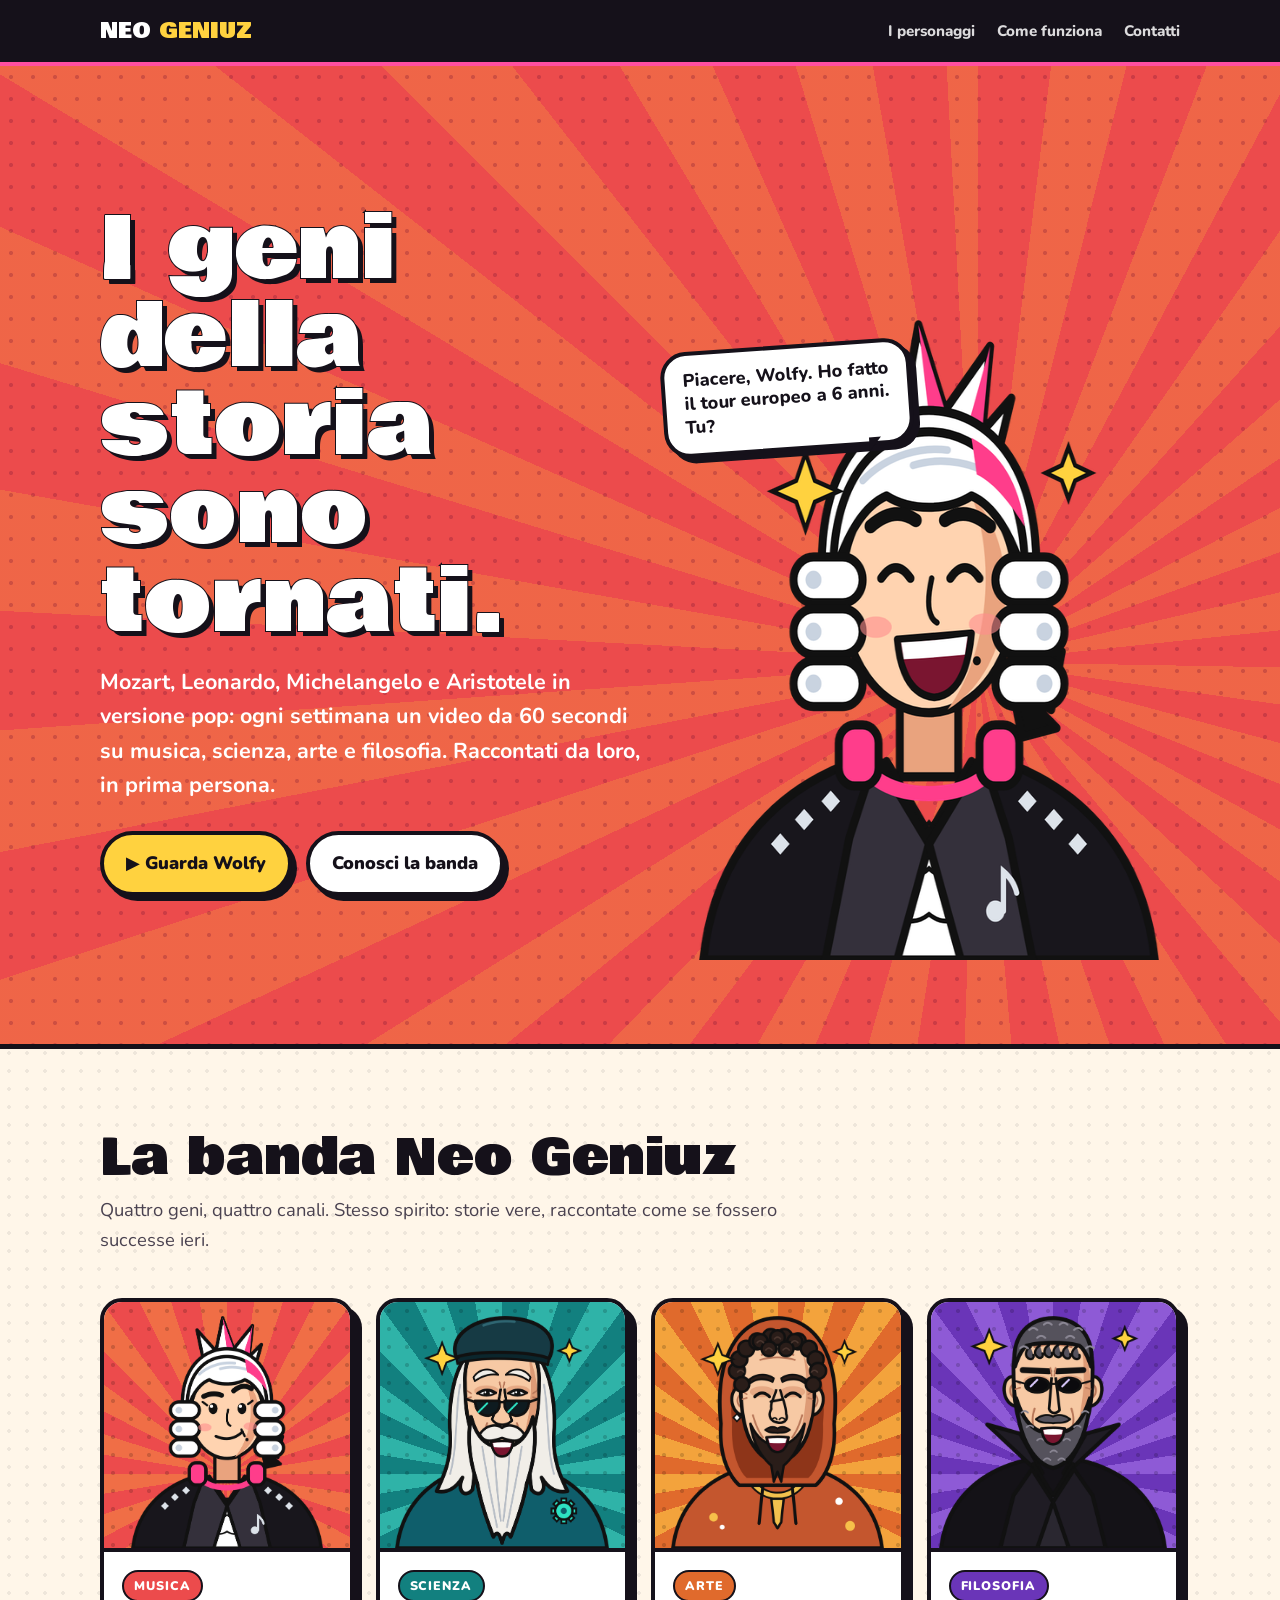
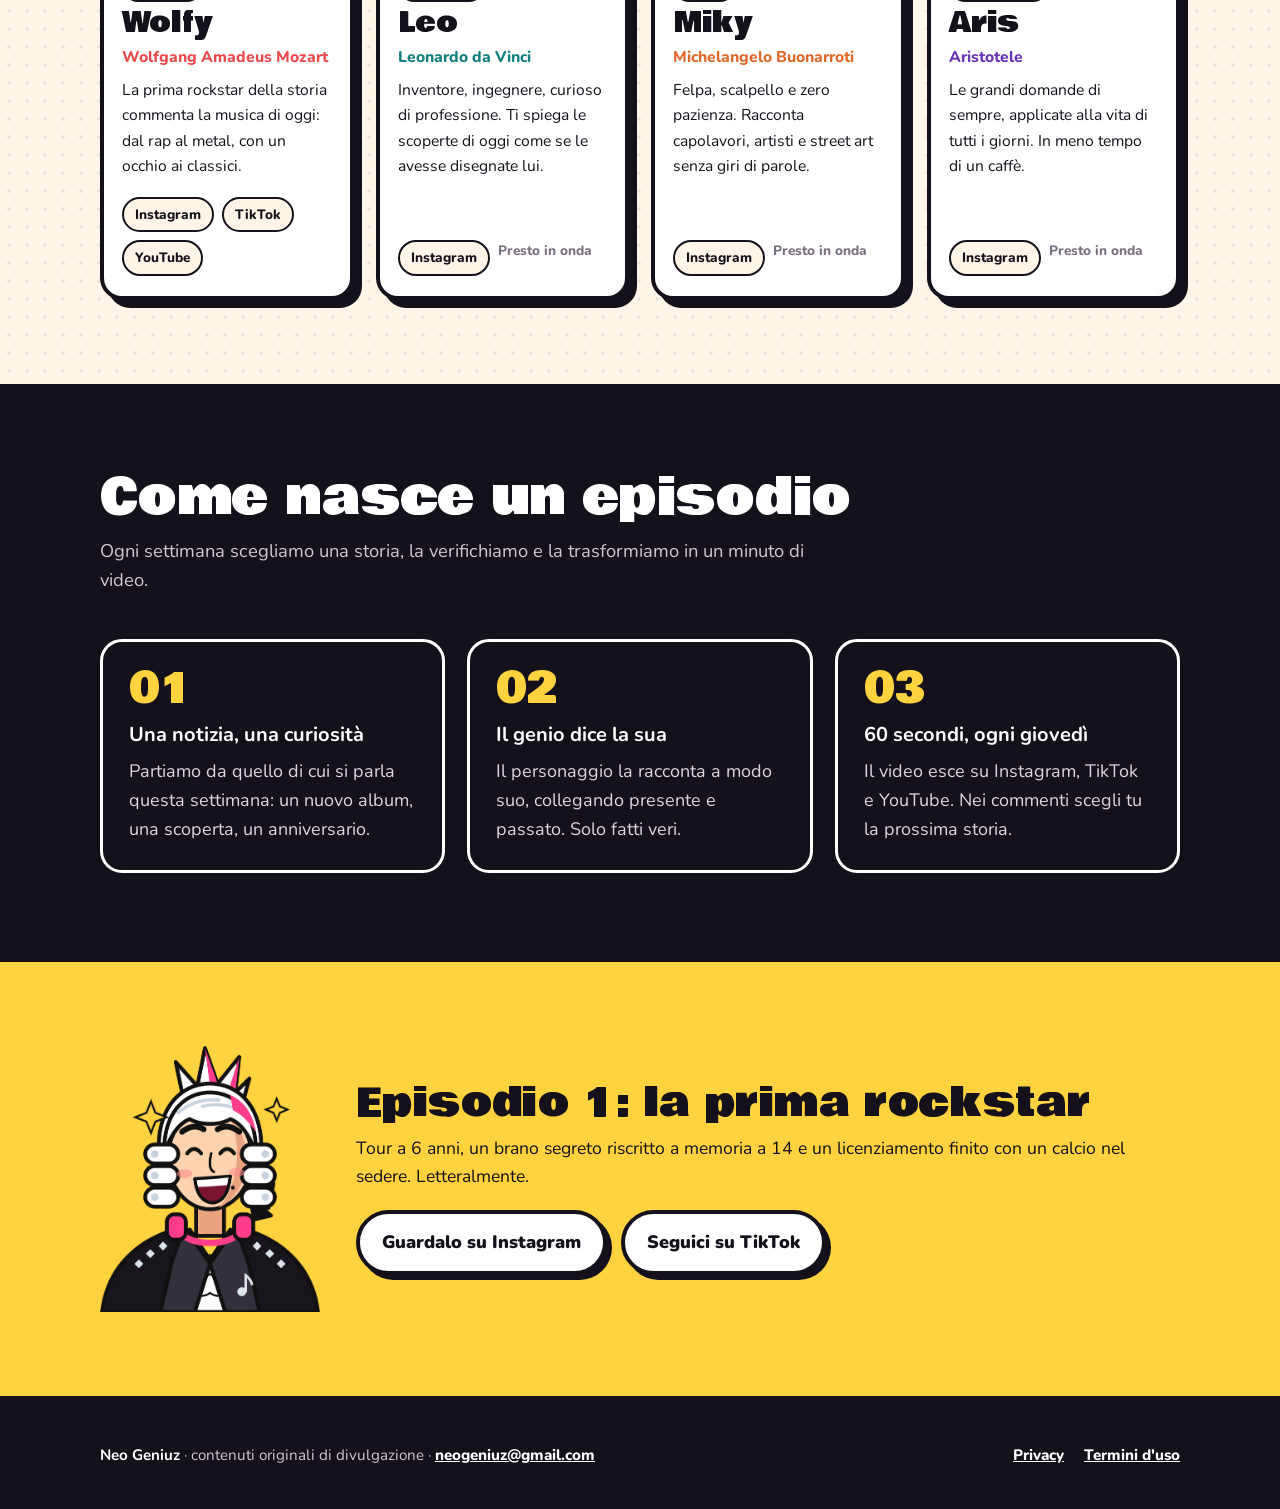
<file: index.html>
<!doctype html>
<html lang="it">
<head>
<meta charset="utf-8">
<meta name="viewport" content="width=device-width, initial-scale=1">
<title>Neo Geniuz · I geni della storia in 60 secondi</title>
<meta name="description" content="Wolfy, Leo, Miky e Aris: i grandi geni della storia tornano in versione pop e ti raccontano musica, scienza, arte e filosofia in 60 secondi.">
<meta property="og:title" content="Neo Geniuz">
<meta property="og:description" content="I grandi geni della storia, tornati per raccontarsi in 60 secondi.">
<meta property="og:image" content="img/wolfy.png">
<link rel="icon" href="img/wolfy.png">
<link rel="preconnect" href="https://fonts.googleapis.com">
<link rel="preconnect" href="https://fonts.gstatic.com" crossorigin>
<link href="https://fonts.googleapis.com/css2?family=Bowlby+One&family=Nunito:wght@400;700;800;900&display=swap" rel="stylesheet">
<link rel="stylesheet" href="style.css">
</head>
<body>

<header class="top">
  <div class="wrap">
    <a class="logo" href="#">NEO <span>GENIUZ</span></a>
    <nav>
      <a href="#personaggi">I personaggi</a>
      <a href="#come">Come funziona</a>
      <a href="mailto:neogeniuz@gmail.com">Contatti</a>
    </nav>
  </div>
</header>

<section class="hero">
  <div class="wrap">
    <div class="testo">
      <h1 class="display">I geni della storia sono tornati.</h1>
      <p class="claim">Mozart, Leonardo, Michelangelo e Aristotele in versione pop: ogni settimana un video da 60 secondi su musica, scienza, arte e filosofia. Raccontati da loro, in prima persona.</p>
      <div class="bottoni">
        <a class="btn" href="https://www.instagram.com/neogeniuz.musica/">▶ Guarda Wolfy</a>
        <a class="btn chiaro" href="#personaggi">Conosci la banda</a>
      </div>
    </div>
    <div class="wolfy">
      <div class="fumetto">Piacere, Wolfy. Ho fatto il tour europeo a 6 anni. Tu?</div>
      <img src="img/wolfy.png" alt="Wolfy, Mozart in versione rockstar con parrucca e occhiali da sole" width="529" height="640">
    </div>
  </div>
</section>

<section id="personaggi">
  <div class="wrap">
    <h2 class="titolo display">La banda Neo Geniuz</h2>
    <p class="sotto">Quattro geni, quattro canali. Stesso spirito: storie vere, raccontate come se fossero successe ieri.</p>
    <div class="cast">
      <article class="card wolfy">
        <div class="ritratto"><img src="img/wolfy_ironico.png" alt="Wolfy" loading="lazy"></div>
        <div class="corpo">
          <span class="etichetta">Musica</span>
          <h3>Wolfy</h3>
          <p class="chi">Wolfgang Amadeus Mozart</p>
          <p>La prima rockstar della storia commenta la musica di oggi: dal rap al metal, con un occhio ai classici.</p>
          <div class="social">
            <a href="https://www.instagram.com/neogeniuz.musica/">Instagram</a>
            <a href="https://www.tiktok.com/@neogeniuz.musica">TikTok</a>
            <a href="https://www.youtube.com/@neogeniuz.musica">YouTube</a>
          </div>
        </div>
      </article>
      <article class="card leo">
        <div class="ritratto"><img src="img/leo.png" alt="Leo" loading="lazy"></div>
        <div class="corpo">
          <span class="etichetta">Scienza</span>
          <h3>Leo</h3>
          <p class="chi">Leonardo da Vinci</p>
          <p>Inventore, ingegnere, curioso di professione. Ti spiega le scoperte di oggi come se le avesse disegnate lui.</p>
          <div class="social"><a href="https://www.instagram.com/neogeniuz.scienza/">Instagram</a><span class="presto">Presto in onda</span></div>
        </div>
      </article>
      <article class="card miky">
        <div class="ritratto"><img src="img/miky.png" alt="Miky" loading="lazy"></div>
        <div class="corpo">
          <span class="etichetta">Arte</span>
          <h3>Miky</h3>
          <p class="chi">Michelangelo Buonarroti</p>
          <p>Felpa, scalpello e zero pazienza. Racconta capolavori, artisti e street art senza giri di parole.</p>
          <div class="social"><a href="https://www.instagram.com/neogeniuz.arte/">Instagram</a><span class="presto">Presto in onda</span></div>
        </div>
      </article>
      <article class="card aris">
        <div class="ritratto"><img src="img/aris.png" alt="Aris" loading="lazy"></div>
        <div class="corpo">
          <span class="etichetta">Filosofia</span>
          <h3>Aris</h3>
          <p class="chi">Aristotele</p>
          <p>Le grandi domande di sempre, applicate alla vita di tutti i giorni. In meno tempo di un caffè.</p>
          <div class="social"><a href="https://www.instagram.com/neogeniuz.filosofia/">Instagram</a><span class="presto">Presto in onda</span></div>
        </div>
      </article>
    </div>
  </div>
</section>

<section class="come" id="come">
  <div class="wrap">
    <h2 class="titolo display">Come nasce un episodio</h2>
    <p class="sotto">Ogni settimana scegliamo una storia, la verifichiamo e la trasformiamo in un minuto di video.</p>
    <div class="passi">
      <div class="passo"><div class="n">01</div><h3>Una notizia, una curiosità</h3><p>Partiamo da quello di cui si parla questa settimana: un nuovo album, una scoperta, un anniversario.</p></div>
      <div class="passo"><div class="n">02</div><h3>Il genio dice la sua</h3><p>Il personaggio la racconta a modo suo, collegando presente e passato. Solo fatti veri.</p></div>
      <div class="passo"><div class="n">03</div><h3>60 secondi, ogni giovedì</h3><p>Il video esce su Instagram, TikTok e YouTube. Nei commenti scegli tu la prossima storia.</p></div>
    </div>
  </div>
</section>

<section class="episodio">
  <div class="wrap">
    <img src="img/wolfy.png" alt="" loading="lazy">
    <div>
      <h2 class="display">Episodio 1: la prima rockstar</h2>
      <p>Tour a 6 anni, un brano segreto riscritto a memoria a 14 e un licenziamento finito con un calcio nel sedere. Letteralmente.</p>
      <div class="bottoni">
        <a class="btn chiaro" href="https://www.instagram.com/reel/DgNcD4Cphkt/">Guardalo su Instagram</a>
        <a class="btn chiaro" href="https://www.tiktok.com/@neogeniuz.musica">Seguici su TikTok</a>
      </div>
    </div>
  </div>
</section>

<footer>
  <div class="wrap">
    <div><strong style="color:#fff">Neo Geniuz</strong> · contenuti originali di divulgazione · <a href="mailto:neogeniuz@gmail.com">neogeniuz@gmail.com</a></div>
    <div class="links"><a href="privacy.html">Privacy</a><a href="terms.html">Termini d'uso</a></div>
  </div>
</footer>

</body>
</html>
</file>
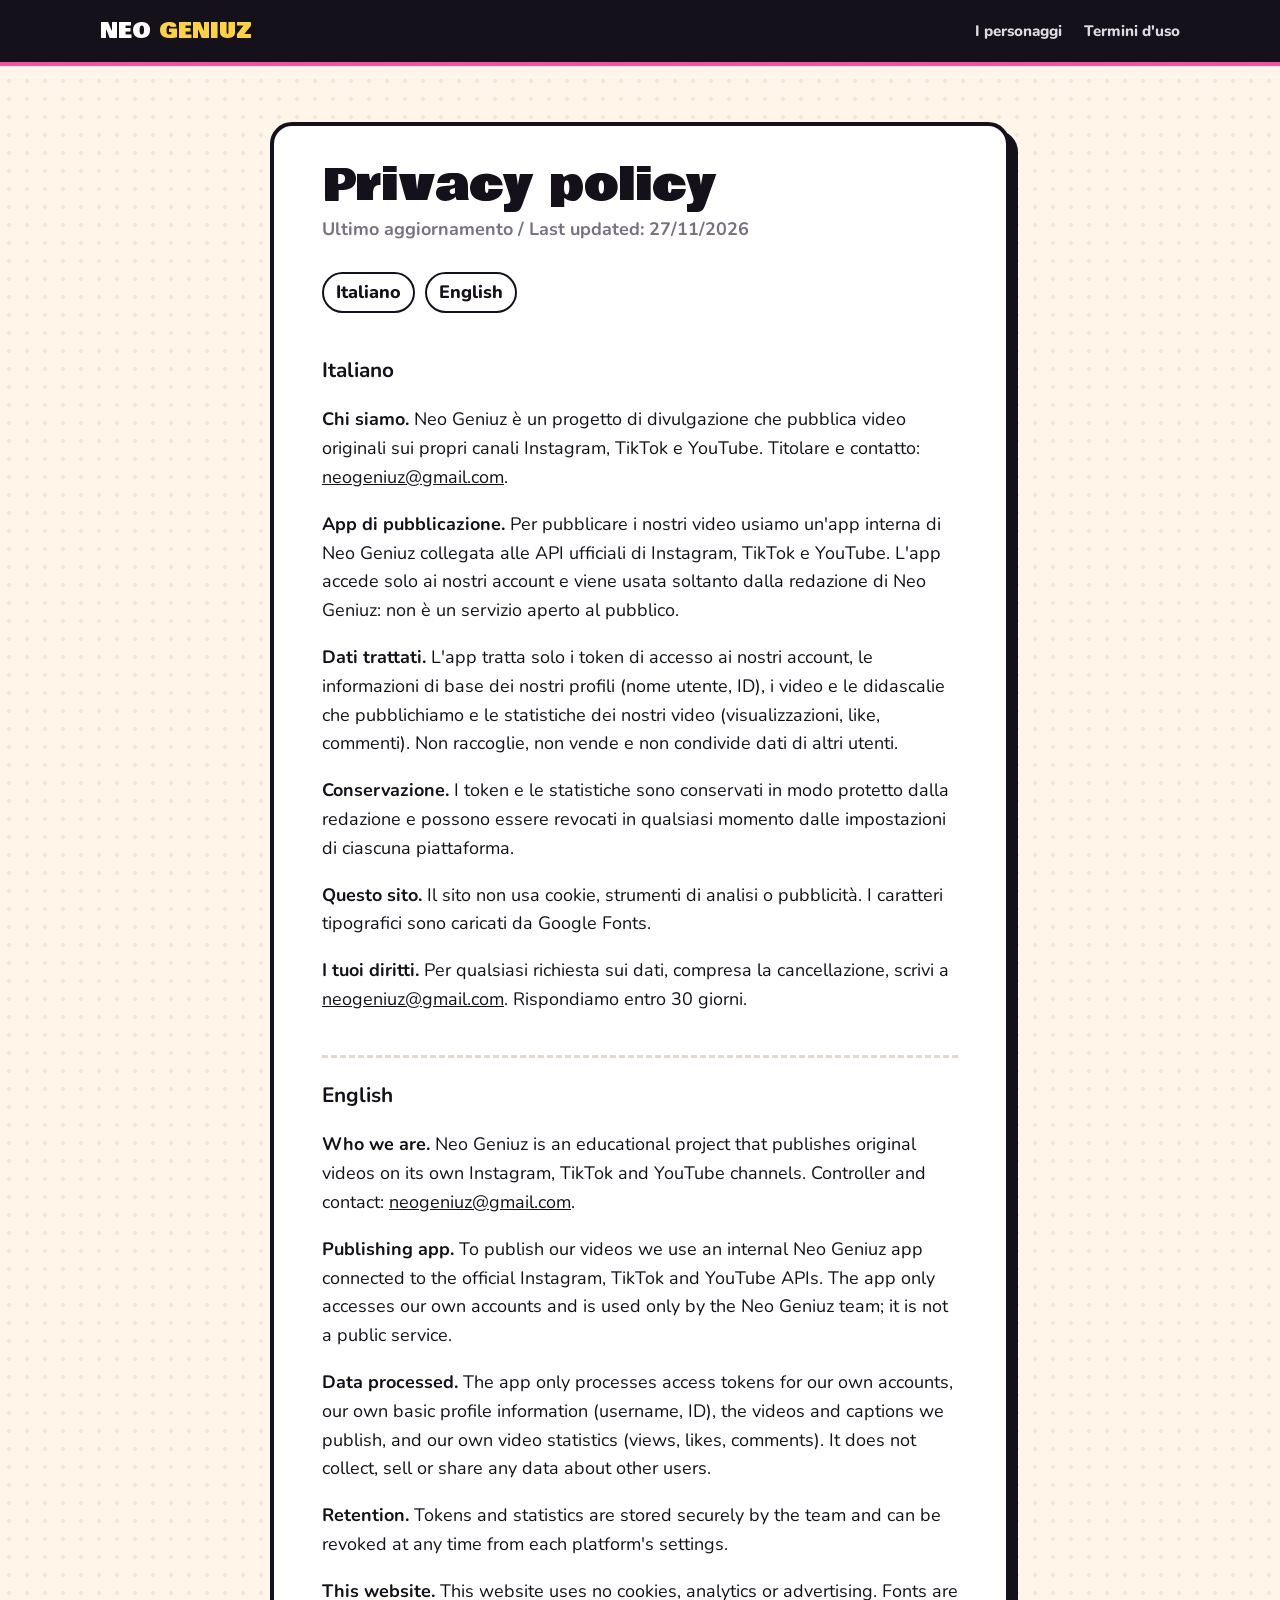
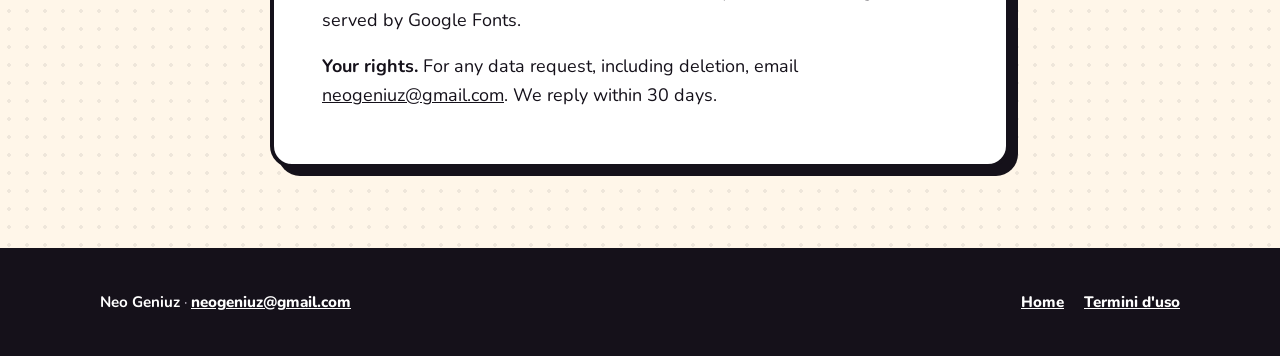
<file: privacy.html>
<!doctype html>
<html lang="it">
<head>
<meta charset="utf-8">
<meta name="viewport" content="width=device-width, initial-scale=1">
<title>Privacy policy · Neo Geniuz</title>
<link rel="icon" href="img/wolfy.png">
<link rel="preconnect" href="https://fonts.googleapis.com">
<link rel="preconnect" href="https://fonts.gstatic.com" crossorigin>
<link href="https://fonts.googleapis.com/css2?family=Bowlby+One&family=Nunito:wght@400;700;800;900&display=swap" rel="stylesheet">
<link rel="stylesheet" href="style.css">
</head>
<body>
<header class="top"><div class="wrap"><a class="logo" href="index.html">NEO <span>GENIUZ</span></a><nav><a href="index.html#personaggi">I personaggi</a><a href="terms.html">Termini d'uso</a></nav></div></header>

<main class="legale">
<div class="foglio">
<h1>Privacy policy</h1>
<p class="data">Ultimo aggiornamento / Last updated: 27/11/2026</p>
<div class="lingue"><a href="#it">Italiano</a><a href="#en">English</a></div>

<h2 id="it">Italiano</h2>
<p><strong>Chi siamo.</strong> Neo Geniuz è un progetto di divulgazione che pubblica video originali sui propri canali Instagram, TikTok e YouTube. Titolare e contatto: <a href="mailto:neogeniuz@gmail.com">neogeniuz@gmail.com</a>.</p>
<p><strong>App di pubblicazione.</strong> Per pubblicare i nostri video usiamo un'app interna di Neo Geniuz collegata alle API ufficiali di Instagram, TikTok e YouTube. L'app accede solo ai nostri account e viene usata soltanto dalla redazione di Neo Geniuz: non è un servizio aperto al pubblico.</p>
<p><strong>Dati trattati.</strong> L'app tratta solo i token di accesso ai nostri account, le informazioni di base dei nostri profili (nome utente, ID), i video e le didascalie che pubblichiamo e le statistiche dei nostri video (visualizzazioni, like, commenti). Non raccoglie, non vende e non condivide dati di altri utenti.</p>
<p><strong>Conservazione.</strong> I token e le statistiche sono conservati in modo protetto dalla redazione e possono essere revocati in qualsiasi momento dalle impostazioni di ciascuna piattaforma.</p>
<p><strong>Questo sito.</strong> Il sito non usa cookie, strumenti di analisi o pubblicità. I caratteri tipografici sono caricati da Google Fonts.</p>
<p><strong>I tuoi diritti.</strong> Per qualsiasi richiesta sui dati, compresa la cancellazione, scrivi a <a href="mailto:neogeniuz@gmail.com">neogeniuz@gmail.com</a>. Rispondiamo entro 30 giorni.</p>

<h2 id="en">English</h2>
<p><strong>Who we are.</strong> Neo Geniuz is an educational project that publishes original videos on its own Instagram, TikTok and YouTube channels. Controller and contact: <a href="mailto:neogeniuz@gmail.com">neogeniuz@gmail.com</a>.</p>
<p><strong>Publishing app.</strong> To publish our videos we use an internal Neo Geniuz app connected to the official Instagram, TikTok and YouTube APIs. The app only accesses our own accounts and is used only by the Neo Geniuz team; it is not a public service.</p>
<p><strong>Data processed.</strong> The app only processes access tokens for our own accounts, our own basic profile information (username, ID), the videos and captions we publish, and our own video statistics (views, likes, comments). It does not collect, sell or share any data about other users.</p>
<p><strong>Retention.</strong> Tokens and statistics are stored securely by the team and can be revoked at any time from each platform's settings.</p>
<p><strong>This website.</strong> This website uses no cookies, analytics or advertising. Fonts are served by Google Fonts.</p>
<p><strong>Your rights.</strong> For any data request, including deletion, email <a href="mailto:neogeniuz@gmail.com">neogeniuz@gmail.com</a>. We reply within 30 days.</p>
</div>
</main>

<footer><div class="wrap"><div><strong style="color:#fff">Neo Geniuz</strong> · <a href="mailto:neogeniuz@gmail.com">neogeniuz@gmail.com</a></div><div class="links"><a href="index.html">Home</a><a href="terms.html">Termini d'uso</a></div></div></footer>
</body>
</html>
</file>
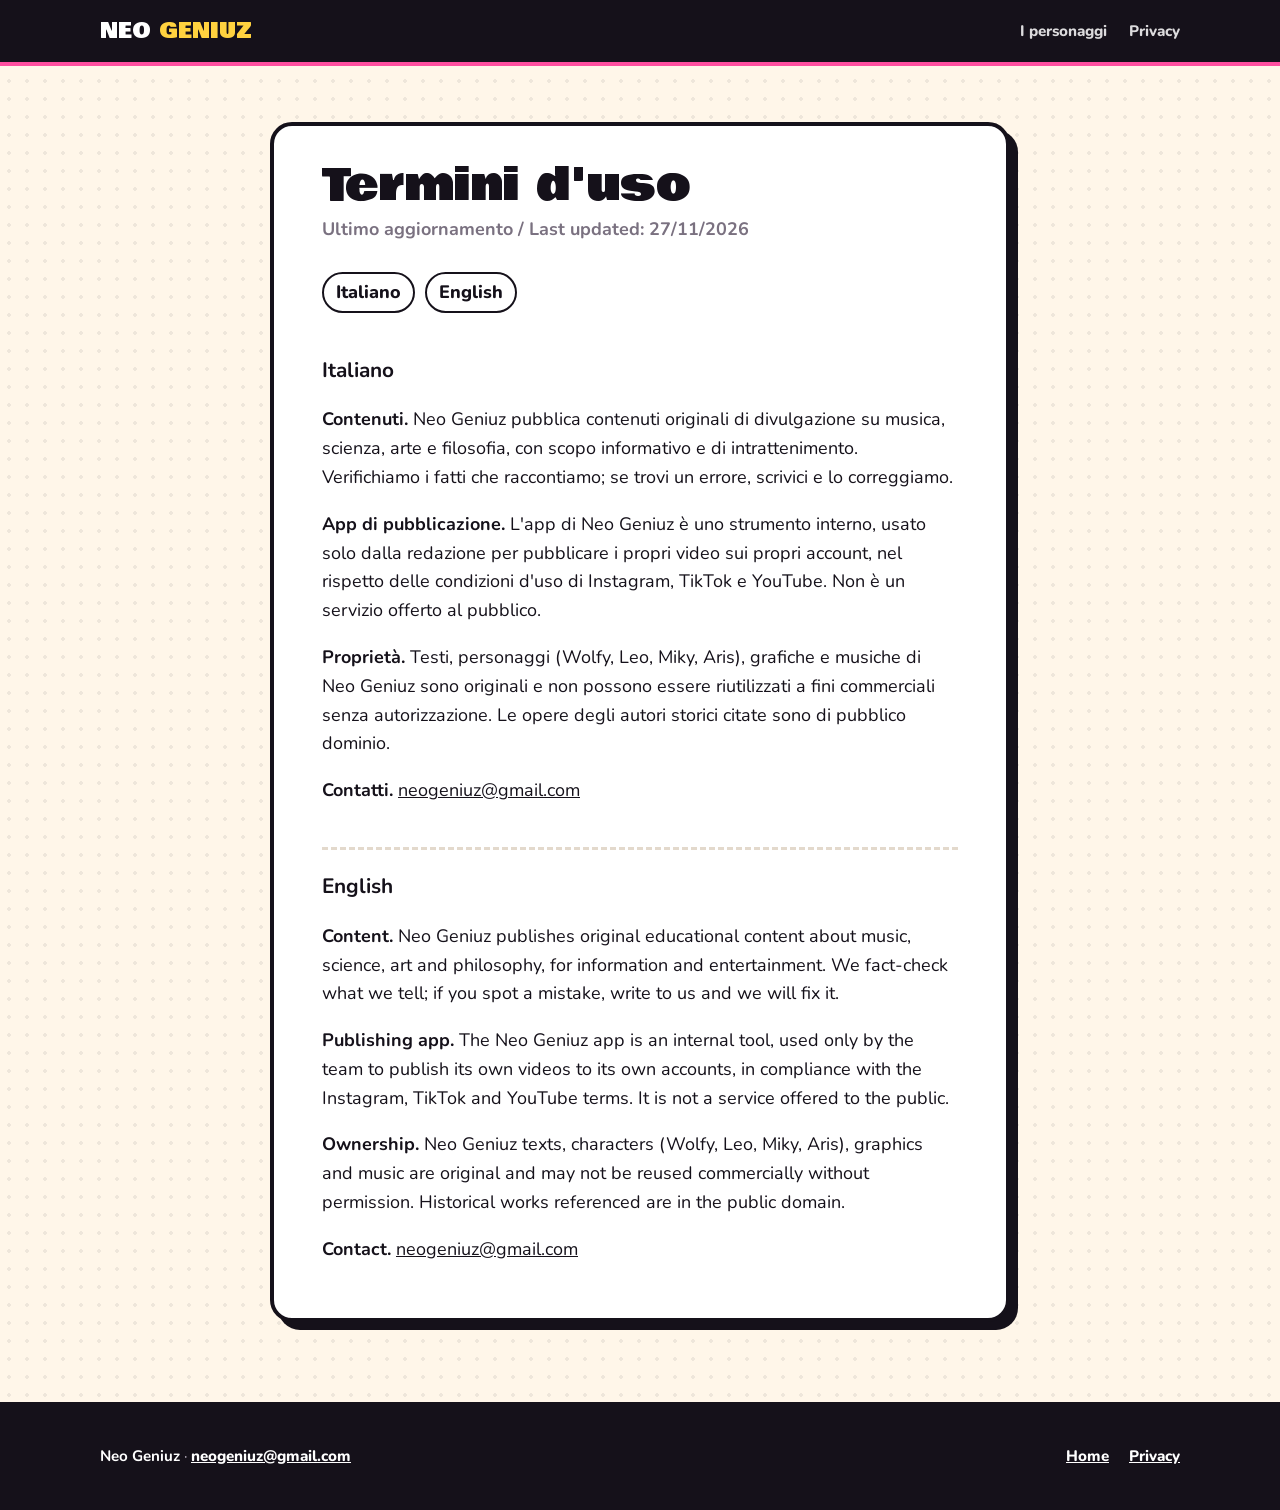
<file: terms.html>
<!doctype html>
<html lang="it">
<head>
<meta charset="utf-8">
<meta name="viewport" content="width=device-width, initial-scale=1">
<title>Termini d'uso · Neo Geniuz</title>
<link rel="icon" href="img/wolfy.png">
<link rel="preconnect" href="https://fonts.googleapis.com">
<link rel="preconnect" href="https://fonts.gstatic.com" crossorigin>
<link href="https://fonts.googleapis.com/css2?family=Bowlby+One&family=Nunito:wght@400;700;800;900&display=swap" rel="stylesheet">
<link rel="stylesheet" href="style.css">
</head>
<body>
<header class="top"><div class="wrap"><a class="logo" href="index.html">NEO <span>GENIUZ</span></a><nav><a href="index.html#personaggi">I personaggi</a><a href="privacy.html">Privacy</a></nav></div></header>

<main class="legale">
<div class="foglio">
<h1>Termini d'uso</h1>
<p class="data">Ultimo aggiornamento / Last updated: 27/11/2026</p>
<div class="lingue"><a href="#it">Italiano</a><a href="#en">English</a></div>

<h2 id="it">Italiano</h2>
<p><strong>Contenuti.</strong> Neo Geniuz pubblica contenuti originali di divulgazione su musica, scienza, arte e filosofia, con scopo informativo e di intrattenimento. Verifichiamo i fatti che raccontiamo; se trovi un errore, scrivici e lo correggiamo.</p>
<p><strong>App di pubblicazione.</strong> L'app di Neo Geniuz è uno strumento interno, usato solo dalla redazione per pubblicare i propri video sui propri account, nel rispetto delle condizioni d'uso di Instagram, TikTok e YouTube. Non è un servizio offerto al pubblico.</p>
<p><strong>Proprietà.</strong> Testi, personaggi (Wolfy, Leo, Miky, Aris), grafiche e musiche di Neo Geniuz sono originali e non possono essere riutilizzati a fini commerciali senza autorizzazione. Le opere degli autori storici citate sono di pubblico dominio.</p>
<p><strong>Contatti.</strong> <a href="mailto:neogeniuz@gmail.com">neogeniuz@gmail.com</a></p>

<h2 id="en">English</h2>
<p><strong>Content.</strong> Neo Geniuz publishes original educational content about music, science, art and philosophy, for information and entertainment. We fact-check what we tell; if you spot a mistake, write to us and we will fix it.</p>
<p><strong>Publishing app.</strong> The Neo Geniuz app is an internal tool, used only by the team to publish its own videos to its own accounts, in compliance with the Instagram, TikTok and YouTube terms. It is not a service offered to the public.</p>
<p><strong>Ownership.</strong> Neo Geniuz texts, characters (Wolfy, Leo, Miky, Aris), graphics and music are original and may not be reused commercially without permission. Historical works referenced are in the public domain.</p>
<p><strong>Contact.</strong> <a href="mailto:neogeniuz@gmail.com">neogeniuz@gmail.com</a></p>
</div>
</main>

<footer><div class="wrap"><div><strong style="color:#fff">Neo Geniuz</strong> · <a href="mailto:neogeniuz@gmail.com">neogeniuz@gmail.com</a></div><div class="links"><a href="index.html">Home</a><a href="privacy.html">Privacy</a></div></div></footer>
</body>
</html>
</file>
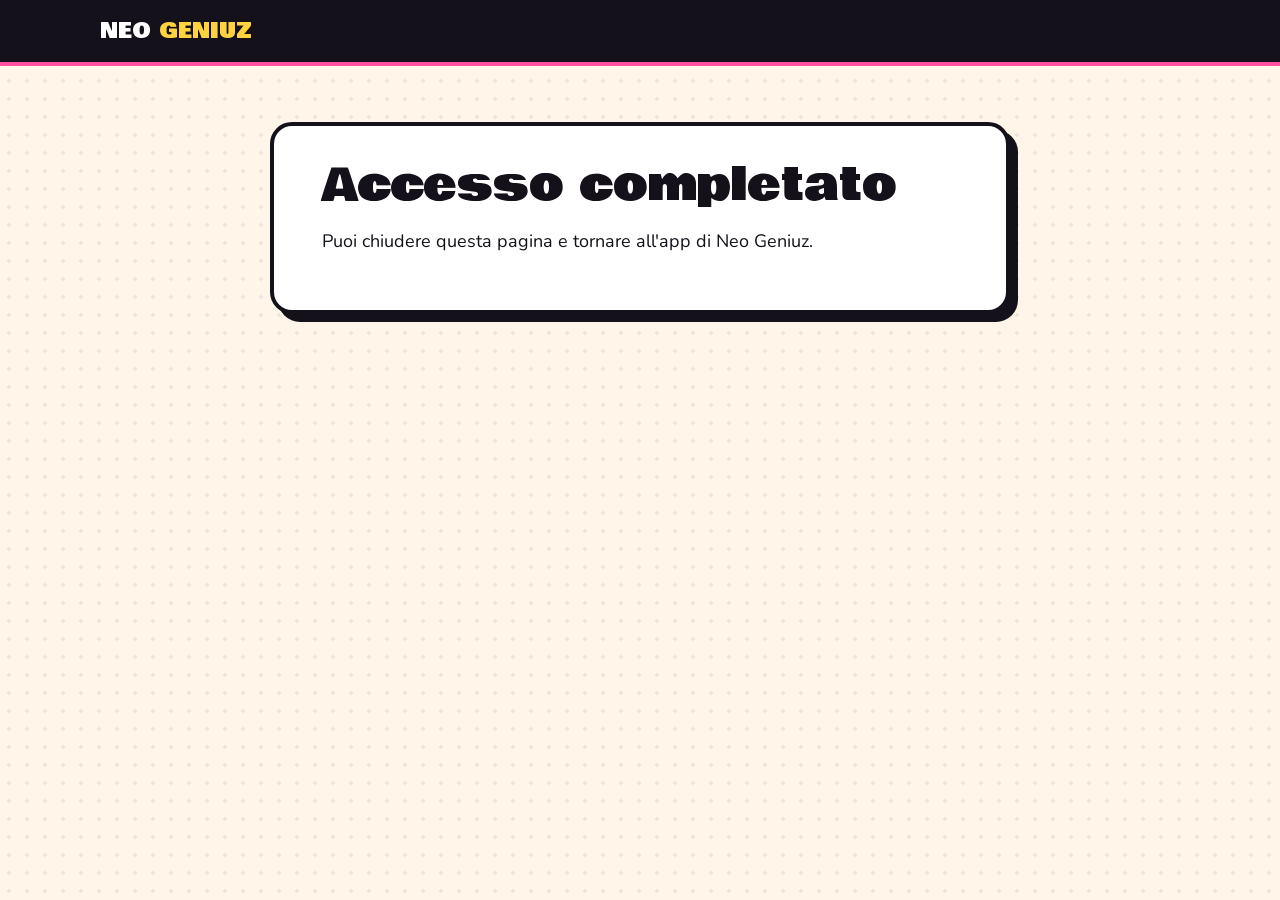
<file: tiktok-callback.html>
<!doctype html>
<html lang="it">
<head>
<meta charset="utf-8">
<meta name="viewport" content="width=device-width, initial-scale=1">
<title>Accesso completato · Neo Geniuz</title>
<link rel="icon" href="img/wolfy.png">
<link href="https://fonts.googleapis.com/css2?family=Bowlby+One&family=Nunito:wght@400;700;800;900&display=swap" rel="stylesheet">
<link rel="stylesheet" href="style.css">
</head>
<body>
<header class="top"><div class="wrap"><a class="logo" href="index.html">NEO <span>GENIUZ</span></a></div></header>
<main class="legale"><div class="foglio">
<h1 id="t">Accesso completato</h1>
<p id="m">Puoi chiudere questa pagina e tornare all'app di Neo Geniuz.</p>
<p><code id="c" style="word-break:break-all;font-size:1.05rem"></code></p>
</div></main>
<script>
var q = new URLSearchParams(location.search);
if (q.get('error')) { document.getElementById('t').textContent = 'Accesso annullato'; document.getElementById('m').textContent = q.get('error_description') || q.get('error'); }
else if (q.get('code')) { document.getElementById('m').textContent = 'Copia questo codice nell\'app di Neo Geniuz:'; document.getElementById('c').textContent = q.get('code'); }
</script>
</body>
</html>
</file>
<file: style.css>
:root {
  --ink: #15111a;
  --paper: #fff6e9;
  --wolfy: #ec4b4c;  --wolfy-2: #f06e46;
  --leo: #12807f;    --leo-2: #2fb3a8;
  --miky: #e06a2c;   --miky-2: #f3a33c;
  --aris: #6a35b8;   --aris-2: #8e5ad6;
  --pink: #ff4fa0;
  --yellow: #ffd23f;
  --radius: 22px;
}
* { box-sizing: border-box; }
html { scroll-behavior: smooth; }
body {
  margin: 0; background: var(--paper); color: var(--ink);
  font: 18px/1.6 "Nunito", system-ui, "Segoe UI", sans-serif;
  background-image: radial-gradient(rgba(21,17,26,.07) 1.6px, transparent 1.7px);
  background-size: 18px 18px;
}
img { max-width: 100%; display: block; }
a { color: inherit; }
.wrap { max-width: 1120px; margin: 0 auto; padding: 0 20px; }
.display { font-family: "Bowlby One", "Arial Black", sans-serif; font-weight: 400; letter-spacing: .01em; line-height: 1.02; }

/* barra */
.top { position: sticky; top: 0; z-index: 10; background: var(--ink); color: #fff; border-bottom: 4px solid var(--pink); }
.top .wrap { display: flex; align-items: center; justify-content: space-between; height: 62px; gap: 16px; }
.logo { font-family: "Bowlby One", sans-serif; font-size: 1.35rem; text-decoration: none; }
.logo span { color: var(--yellow); }
.top nav { display: flex; gap: 22px; font-weight: 800; font-size: .95rem; }
.top nav a { text-decoration: none; opacity: .85; }
.top nav a:hover { opacity: 1; color: var(--yellow); }

/* hero */
.hero { position: relative; overflow: hidden; background: var(--wolfy); color: #fff; border-bottom: 5px solid var(--ink); }
.hero::before {
  content: ""; position: absolute; inset: -60%;
  background: repeating-conic-gradient(from 0deg at 62% 55%, rgba(255,255,255,.0) 0 7deg, rgba(240,110,70,.75) 7deg 14deg);
  animation: giro 90s linear infinite;
}
.hero::after {
  content: ""; position: absolute; inset: 0;
  background-image: radial-gradient(rgba(120,20,50,.28) 2px, transparent 2.2px); background-size: 22px 22px;
}
@keyframes giro { to { transform: rotate(360deg); } }
.hero .wrap { position: relative; z-index: 1; display: grid; grid-template-columns: 1.05fr .95fr; align-items: end; gap: 24px; padding-top: 56px; }
.hero h1 { font-size: clamp(2.8rem, 7vw, 5.4rem); margin: 0 0 18px; color: #fff; text-shadow: 5px 5px 0 var(--ink); -webkit-text-stroke: 2px var(--ink); paint-order: stroke fill; }
.hero .claim { font-size: clamp(1.1rem, 2.2vw, 1.35rem); font-weight: 700; max-width: 30em; margin: 0 0 28px; }
.hero .testo { padding-bottom: 64px; }
.hero .wolfy { position: relative; justify-self: center; width: min(460px, 100%); }
.fumetto {
  position: absolute; left: -8%; top: 4%; max-width: 250px; background: #fff; color: var(--ink);
  border: 4px solid var(--ink); border-radius: 26px; padding: 14px 18px; font-weight: 800; line-height: 1.3;
  box-shadow: 6px 6px 0 var(--ink); transform: rotate(-4deg);
}
.fumetto::after { content: ""; position: absolute; right: 30px; bottom: -22px; border: 12px solid transparent; border-top: 14px solid var(--ink); border-left-width: 0; }
.btn {
  display: inline-flex; align-items: center; gap: 10px; background: var(--yellow); color: var(--ink); text-decoration: none;
  font-weight: 900; padding: 14px 22px; border: 4px solid var(--ink); border-radius: 999px; box-shadow: 5px 5px 0 var(--ink);
  transition: transform .12s, box-shadow .12s;
}
.btn:hover { transform: translate(-2px,-2px); box-shadow: 7px 7px 0 var(--ink); }
.btn.chiaro { background: #fff; }
.bottoni { display: flex; flex-wrap: wrap; gap: 14px; }

/* sezioni */
section { padding: 84px 0; }
.titolo { font-size: clamp(2rem, 4.5vw, 3.1rem); margin: 0 0 12px; }
.sotto { font-size: 1.15rem; max-width: 40em; margin: 0 0 44px; color: #4a4250; }

/* personaggi */
.cast { display: grid; grid-template-columns: repeat(4, 1fr); gap: 22px; }
.card {
  --c1: var(--wolfy); --c2: var(--wolfy-2);
  background: #fff; border: 4px solid var(--ink); border-radius: var(--radius); overflow: hidden;
  box-shadow: 8px 8px 0 var(--ink); display: flex; flex-direction: column; transition: transform .15s;
}
.card:hover { transform: translateY(-6px) rotate(-.6deg); }
.card.leo { --c1: var(--leo); --c2: var(--leo-2); }
.card.miky { --c1: var(--miky); --c2: var(--miky-2); }
.card.aris { --c1: var(--aris); --c2: var(--aris-2); }
.card .ritratto {
  position: relative; height: 250px; display: flex; align-items: flex-end; justify-content: center; overflow: hidden;
  background: repeating-conic-gradient(from 0deg at 50% 70%, var(--c1) 0 9deg, var(--c2) 9deg 18deg);
  border-bottom: 4px solid var(--ink);
}
.card .ritratto::after { content: ""; position: absolute; inset: 0; background-image: radial-gradient(rgba(0,0,0,.16) 2px, transparent 2.2px); background-size: 18px 18px; }
.card .ritratto img { position: relative; z-index: 1; height: 232px; width: auto; }
.card .corpo { padding: 18px 18px 20px; display: flex; flex-direction: column; gap: 8px; flex: 1; }
.card h3 { font-family: "Bowlby One", sans-serif; font-weight: 400; font-size: 1.7rem; margin: 0; line-height: 1; }
.etichetta { align-self: flex-start; background: var(--c1); color: #fff; font-weight: 900; font-size: .78rem; text-transform: uppercase; letter-spacing: .08em; padding: 4px 10px; border-radius: 999px; border: 2px solid var(--ink); }
.card p { margin: 0; font-size: .98rem; }
.card .chi { font-weight: 800; color: var(--c1); }
.social { display: flex; flex-wrap: wrap; gap: 8px; margin-top: auto; padding-top: 10px; }
.social a { font-weight: 800; font-size: .85rem; text-decoration: none; border: 2px solid var(--ink); border-radius: 999px; padding: 5px 11px; background: var(--paper); }
.social a:hover { background: var(--yellow); }
.presto { font-size: .85rem; font-weight: 800; color: #7a7180; }

/* come funziona */
.come { background: var(--ink); color: #fff; border-top: 5px solid var(--ink); }
.come .sotto { color: #cfc6d6; }
.passi { display: grid; grid-template-columns: repeat(3, 1fr); gap: 22px; }
.passo { border: 3px solid #fff; border-radius: var(--radius); padding: 26px; position: relative; }
.passo .n { font-family: "Bowlby One", sans-serif; font-size: 2.6rem; color: var(--yellow); line-height: 1; }
.passo h3 { margin: 10px 0 6px; font-size: 1.25rem; }
.passo p { margin: 0; color: #ddd4e4; }

/* banda episodio */
.episodio { background: var(--yellow); border-top: 5px solid var(--ink); border-bottom: 5px solid var(--ink); }
.episodio .wrap { display: grid; grid-template-columns: 220px 1fr; gap: 36px; align-items: center; }
.episodio img { width: 220px; }
.episodio h2 { font-size: clamp(1.7rem, 3.6vw, 2.5rem); margin: 0 0 10px; }
.episodio p { margin: 0 0 20px; font-size: 1.1rem; }

/* footer */
footer { background: var(--ink); color: #cfc6d6; padding: 42px 0; font-size: .95rem; }
footer .wrap { display: flex; flex-wrap: wrap; justify-content: space-between; gap: 18px; align-items: center; }
footer a { color: #fff; font-weight: 800; }
footer .links { display: flex; gap: 20px; flex-wrap: wrap; }

/* pagine legali */
.legale { max-width: 780px; margin: 0 auto; padding: 56px 20px 80px; }
.legale .foglio { background: #fff; border: 4px solid var(--ink); border-radius: var(--radius); box-shadow: 8px 8px 0 var(--ink); padding: 36px clamp(20px, 5vw, 48px); }
.legale h1 { font-family: "Bowlby One", sans-serif; font-weight: 400; font-size: clamp(2rem, 5vw, 2.8rem); margin: 0 0 6px; line-height: 1.05; }
.legale h2 { font-size: 1.3rem; margin: 2em 0 .4em; padding-top: 1em; border-top: 3px dashed #e3d9cc; }
.legale h2:first-of-type { border-top: 0; padding-top: 0; }
.legale .data { color: #7a7180; font-weight: 700; margin: 0 0 28px; }
.legale .lingue { display: flex; gap: 10px; margin-bottom: 24px; }
.legale .lingue a { font-weight: 800; text-decoration: none; border: 2px solid var(--ink); border-radius: 999px; padding: 4px 12px; }

@media (max-width: 960px) {
  .cast { grid-template-columns: repeat(2, 1fr); }
  .passi { grid-template-columns: 1fr; }
}
@media (max-width: 760px) {
  .top nav { display: none; }
  .hero .wrap { grid-template-columns: 1fr; padding-top: 40px; }
  .hero .testo { padding-bottom: 0; }
  .hero .wolfy { width: min(340px, 90%); }
  .fumetto { left: -4%; max-width: 190px; font-size: .9rem; }
  .episodio .wrap { grid-template-columns: 1fr; text-align: center; }
  .episodio img { margin: 0 auto; width: 170px; }
  .episodio .bottoni { justify-content: center; }
  section { padding: 60px 0; }
}
@media (max-width: 520px) { .cast { grid-template-columns: 1fr; } }
@media (prefers-reduced-motion: reduce) { .hero::before { animation: none; } }

/* niente scroll orizzontale sui telefoni */
html, body { overflow-x: hidden; }
.hero .wrap > *, .cast > *, .passi > *, .episodio .wrap > * { min-width: 0; }
@media (max-width: 760px) { .hero .wrap { grid-template-columns: minmax(0, 1fr); } }
@media (max-width: 520px) { .cast { grid-template-columns: minmax(0, 1fr); } .btn { padding: 12px 18px; } }
</file>
